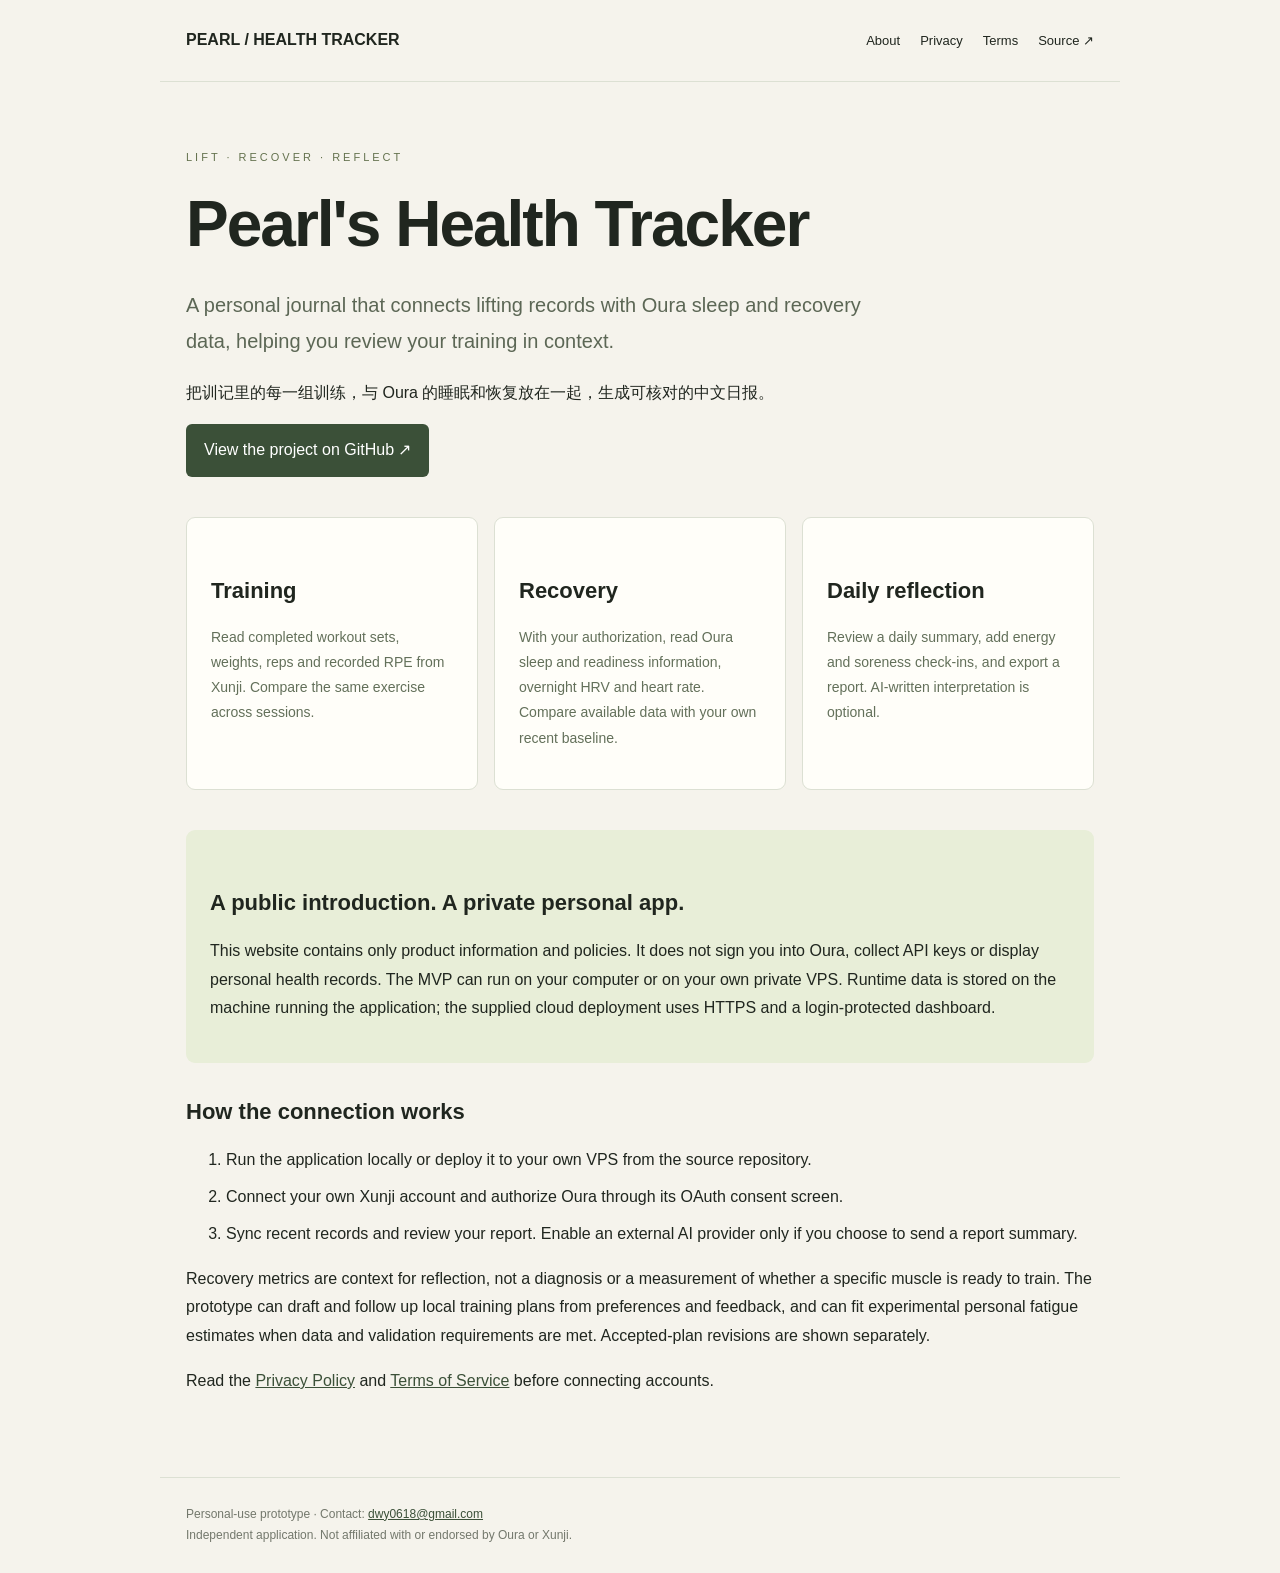
<file: docs/index.html>
<!doctype html><html lang="en"><head><meta charset="utf-8"><meta name="viewport" content="width=device-width,initial-scale=1"><meta name="description" content="Personal lifting and recovery journal combining Oura sleep and recovery with Xunji workout records."><title>About · Pearl's Health Tracker</title><link rel="stylesheet" href="style.css"></head><body><header><a href="./">PEARL / HEALTH TRACKER</a><nav aria-label="Main navigation"><a href="./">About</a><a href="privacy.html">Privacy</a><a href="terms.html">Terms</a><a href="https://github.com/PearlDD/Oura-agent">Source ↗</a></nav></header><main ><p class="eyebrow">LIFT · RECOVER · REFLECT</p><h1>Pearl's Health Tracker</h1><p class="lead">A personal journal that connects lifting records with Oura sleep and recovery data, helping you review your training in context.</p><p lang="zh-CN">把训记里的每一组训练，与 Oura 的睡眠和恢复放在一起，生成可核对的中文日报。</p><a class="button" href="https://github.com/PearlDD/Oura-agent">View the project on GitHub ↗</a><section class="cards" aria-label="Features"><article class="card"><h2>Training</h2><p>Read completed workout sets, weights, reps and recorded RPE from Xunji. Compare the same exercise across sessions.</p></article><article class="card"><h2>Recovery</h2><p>With your authorization, read Oura sleep and readiness information, overnight HRV and heart rate. Compare available data with your own recent baseline.</p></article><article class="card"><h2>Daily reflection</h2><p>Review a daily summary, add energy and soreness check-ins, and export a report. AI-written interpretation is optional.</p></article></section><div class="callout"><h2>A public introduction. A private personal app.</h2><p>This website contains only product information and policies. It does not sign you into Oura, collect API keys or display personal health records. The MVP can run on your computer or on your own private VPS. Runtime data is stored on the machine running the application; the supplied cloud deployment uses HTTPS and a login-protected dashboard.</p></div><h2>How the connection works</h2><ol><li>Run the application locally or deploy it to your own VPS from the source repository.</li><li>Connect your own Xunji account and authorize Oura through its OAuth consent screen.</li><li>Sync recent records and review your report. Enable an external AI provider only if you choose to send a report summary.</li></ol><p>Recovery metrics are context for reflection, not a diagnosis or a measurement of whether a specific muscle is ready to train. The prototype can draft and follow up local training plans from preferences and feedback, and can fit experimental personal fatigue estimates when data and validation requirements are met. Accepted-plan revisions are shown separately.</p><p>Read the <a href="privacy.html">Privacy Policy</a> and <a href="terms.html">Terms of Service</a> before connecting accounts.</p></main><footer>Personal-use prototype · Contact: <a href="mailto:dwy0618@gmail.com">dwy0618@gmail.com</a><br>Independent application. Not affiliated with or endorsed by Oura or Xunji.</footer></body></html>
</file>
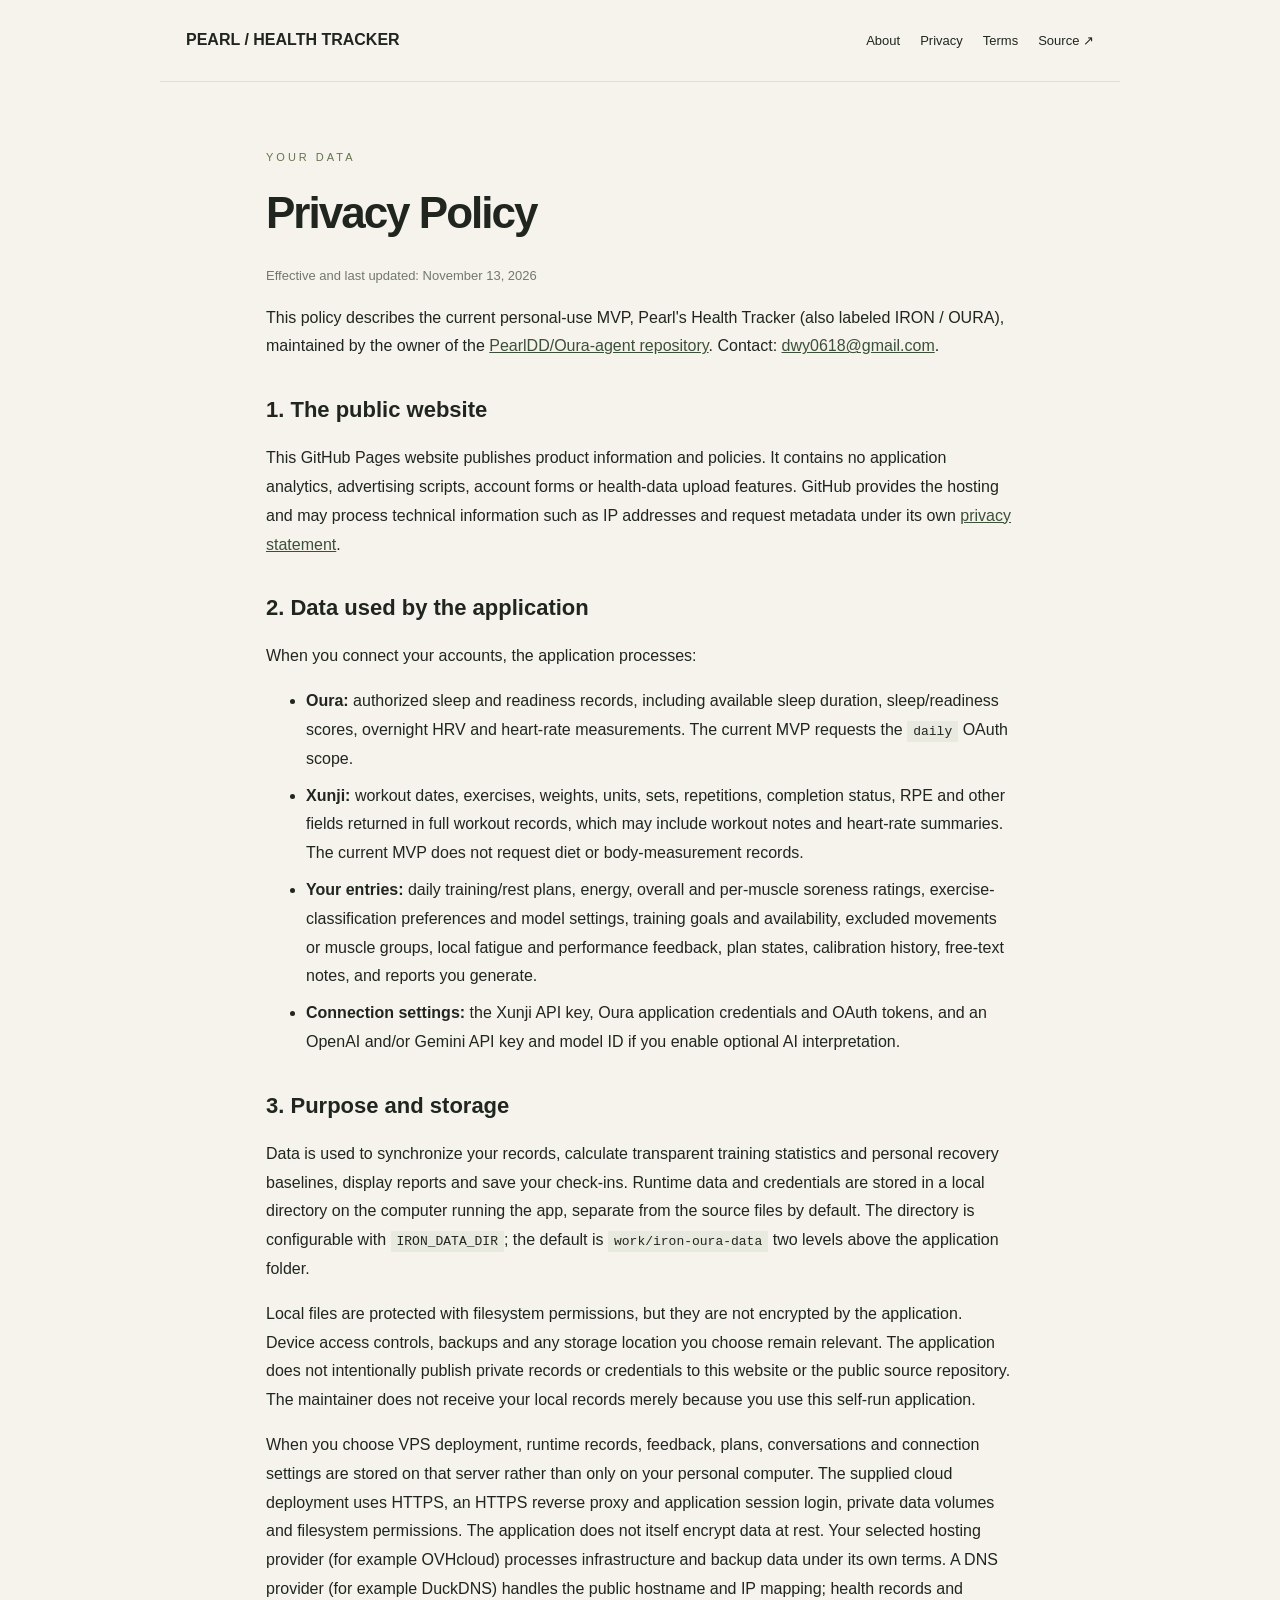
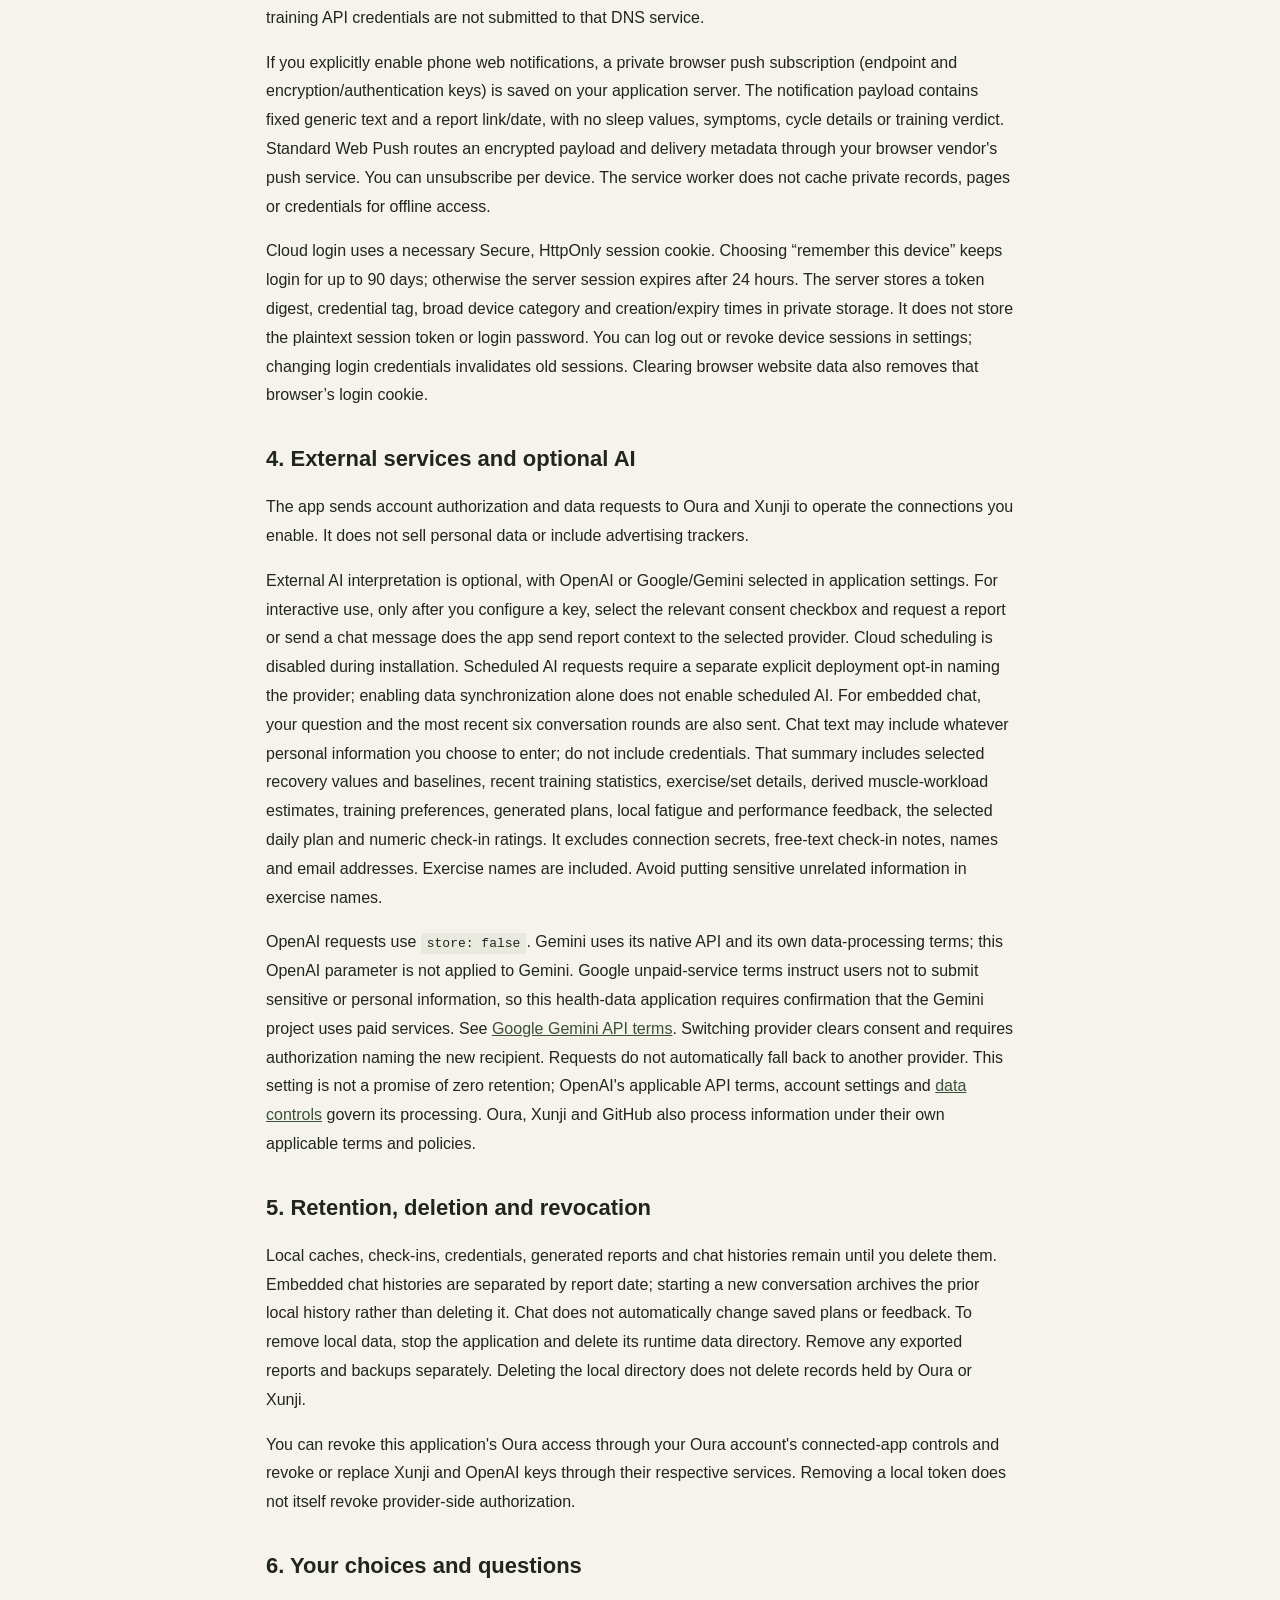
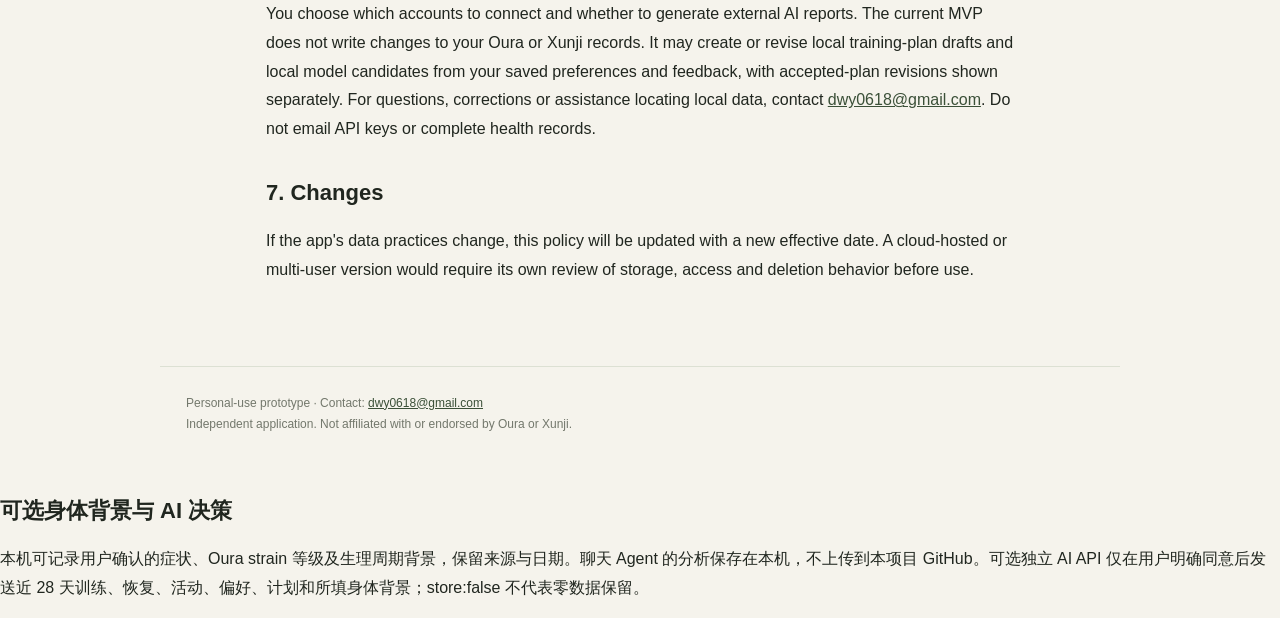
<file: docs/privacy.html>
<!doctype html><html lang="en"><head><meta charset="utf-8"><meta name="viewport" content="width=device-width,initial-scale=1"><meta name="description" content="Personal lifting and recovery journal combining Oura sleep and recovery with Xunji workout records."><title>Privacy Policy · Pearl's Health Tracker</title><link rel="stylesheet" href="style.css"></head><body><header><a href="./">PEARL / HEALTH TRACKER</a><nav aria-label="Main navigation"><a href="./">About</a><a href="privacy.html">Privacy</a><a href="terms.html">Terms</a><a href="https://github.com/PearlDD/Oura-agent">Source ↗</a></nav></header><main class="legal"><p class="eyebrow">YOUR DATA</p><h1>Privacy Policy</h1><p class="date">Effective and last updated: November 13, 2026</p><p>This policy describes the current personal-use MVP, Pearl's Health Tracker (also labeled IRON / OURA), maintained by the owner of the <a href="https://github.com/PearlDD/Oura-agent">PearlDD/Oura-agent repository</a>. Contact: <a href="mailto:dwy0618@gmail.com">dwy0618@gmail.com</a>.</p><h2>1. The public website</h2><p>This GitHub Pages website publishes product information and policies. It contains no application analytics, advertising scripts, account forms or health-data upload features. GitHub provides the hosting and may process technical information such as IP addresses and request metadata under its own <a href="https://docs.github.com/en/site-policy/privacy-policies/github-general-privacy-statement">privacy statement</a>.</p><h2>2. Data used by the application</h2><p>When you connect your accounts, the application processes:</p><ul><li><strong>Oura:</strong> authorized sleep and readiness records, including available sleep duration, sleep/readiness scores, overnight HRV and heart-rate measurements. The current MVP requests the <code>daily</code> OAuth scope.</li><li><strong>Xunji:</strong> workout dates, exercises, weights, units, sets, repetitions, completion status, RPE and other fields returned in full workout records, which may include workout notes and heart-rate summaries. The current MVP does not request diet or body-measurement records.</li><li><strong>Your entries:</strong> daily training/rest plans, energy, overall and per-muscle soreness ratings, exercise-classification preferences and model settings, training goals and availability, excluded movements or muscle groups, local fatigue and performance feedback, plan states, calibration history, free-text notes, and reports you generate.</li><li><strong>Connection settings:</strong> the Xunji API key, Oura application credentials and OAuth tokens, and an OpenAI and/or Gemini API key and model ID if you enable optional AI interpretation.</li></ul><h2>3. Purpose and storage</h2><p>Data is used to synchronize your records, calculate transparent training statistics and personal recovery baselines, display reports and save your check-ins. Runtime data and credentials are stored in a local directory on the computer running the app, separate from the source files by default. The directory is configurable with <code>IRON_DATA_DIR</code>; the default is <code>work/iron-oura-data</code> two levels above the application folder.</p><p>Local files are protected with filesystem permissions, but they are not encrypted by the application. Device access controls, backups and any storage location you choose remain relevant. The application does not intentionally publish private records or credentials to this website or the public source repository. The maintainer does not receive your local records merely because you use this self-run application.</p><p>When you choose VPS deployment, runtime records, feedback, plans, conversations and connection settings are stored on that server rather than only on your personal computer. The supplied cloud deployment uses HTTPS, an HTTPS reverse proxy and application session login, private data volumes and filesystem permissions. The application does not itself encrypt data at rest. Your selected hosting provider (for example OVHcloud) processes infrastructure and backup data under its own terms. A DNS provider (for example DuckDNS) handles the public hostname and IP mapping; health records and training API credentials are not submitted to that DNS service.</p><p>If you explicitly enable phone web notifications, a private browser push subscription (endpoint and encryption/authentication keys) is saved on your application server. The notification payload contains fixed generic text and a report link/date, with no sleep values, symptoms, cycle details or training verdict. Standard Web Push routes an encrypted payload and delivery metadata through your browser vendor's push service. You can unsubscribe per device. The service worker does not cache private records, pages or credentials for offline access.</p><p>Cloud login uses a necessary Secure, HttpOnly session cookie. Choosing “remember this device” keeps login for up to 90 days; otherwise the server session expires after 24 hours. The server stores a token digest, credential tag, broad device category and creation/expiry times in private storage. It does not store the plaintext session token or login password. You can log out or revoke device sessions in settings; changing login credentials invalidates old sessions. Clearing browser website data also removes that browser’s login cookie.</p><h2>4. External services and optional AI</h2><p>The app sends account authorization and data requests to Oura and Xunji to operate the connections you enable. It does not sell personal data or include advertising trackers.</p><p>External AI interpretation is optional, with OpenAI or Google/Gemini selected in application settings. For interactive use, only after you configure a key, select the relevant consent checkbox and request a report or send a chat message does the app send report context to the selected provider. Cloud scheduling is disabled during installation. Scheduled AI requests require a separate explicit deployment opt-in naming the provider; enabling data synchronization alone does not enable scheduled AI. For embedded chat, your question and the most recent six conversation rounds are also sent. Chat text may include whatever personal information you choose to enter; do not include credentials. That summary includes selected recovery values and baselines, recent training statistics, exercise/set details, derived muscle-workload estimates, training preferences, generated plans, local fatigue and performance feedback, the selected daily plan and numeric check-in ratings. It excludes connection secrets, free-text check-in notes, names and email addresses. Exercise names are included. Avoid putting sensitive unrelated information in exercise names.</p><p>OpenAI requests use <code>store: false</code>. Gemini uses its native API and its own data-processing terms; this OpenAI parameter is not applied to Gemini. Google unpaid-service terms instruct users not to submit sensitive or personal information, so this health-data application requires confirmation that the Gemini project uses paid services. See <a href="https://ai.google.dev/gemini-api/terms">Google Gemini API terms</a>. Switching provider clears consent and requires authorization naming the new recipient. Requests do not automatically fall back to another provider. This setting is not a promise of zero retention; OpenAI's applicable API terms, account settings and <a href="https://developers.openai.com/api/docs/guides/your-data">data controls</a> govern its processing. Oura, Xunji and GitHub also process information under their own applicable terms and policies.</p><h2>5. Retention, deletion and revocation</h2><p>Local caches, check-ins, credentials, generated reports and chat histories remain until you delete them. Embedded chat histories are separated by report date; starting a new conversation archives the prior local history rather than deleting it. Chat does not automatically change saved plans or feedback. To remove local data, stop the application and delete its runtime data directory. Remove any exported reports and backups separately. Deleting the local directory does not delete records held by Oura or Xunji.</p><p>You can revoke this application's Oura access through your Oura account's connected-app controls and revoke or replace Xunji and OpenAI keys through their respective services. Removing a local token does not itself revoke provider-side authorization.</p><h2>6. Your choices and questions</h2><p>You choose which accounts to connect and whether to generate external AI reports. The current MVP does not write changes to your Oura or Xunji records. It may create or revise local training-plan drafts and local model candidates from your saved preferences and feedback, with accepted-plan revisions shown separately. For questions, corrections or assistance locating local data, contact <a href="mailto:dwy0618@gmail.com">dwy0618@gmail.com</a>. Do not email API keys or complete health records.</p><h2>7. Changes</h2><p>If the app's data practices change, this policy will be updated with a new effective date. A cloud-hosted or multi-user version would require its own review of storage, access and deletion behavior before use.</p></main><footer>Personal-use prototype · Contact: <a href="mailto:dwy0618@gmail.com">dwy0618@gmail.com</a><br>Independent application. Not affiliated with or endorsed by Oura or Xunji.</footer><section><h2>可选身体背景与 AI 决策</h2><p>本机可记录用户确认的症状、Oura strain 等级及生理周期背景，保留来源与日期。聊天 Agent 的分析保存在本机，不上传到本项目 GitHub。可选独立 AI API 仅在用户明确同意后发送近 28 天训练、恢复、活动、偏好、计划和所填身体背景；store:false 不代表零数据保留。</p></section></body></html>
</file>
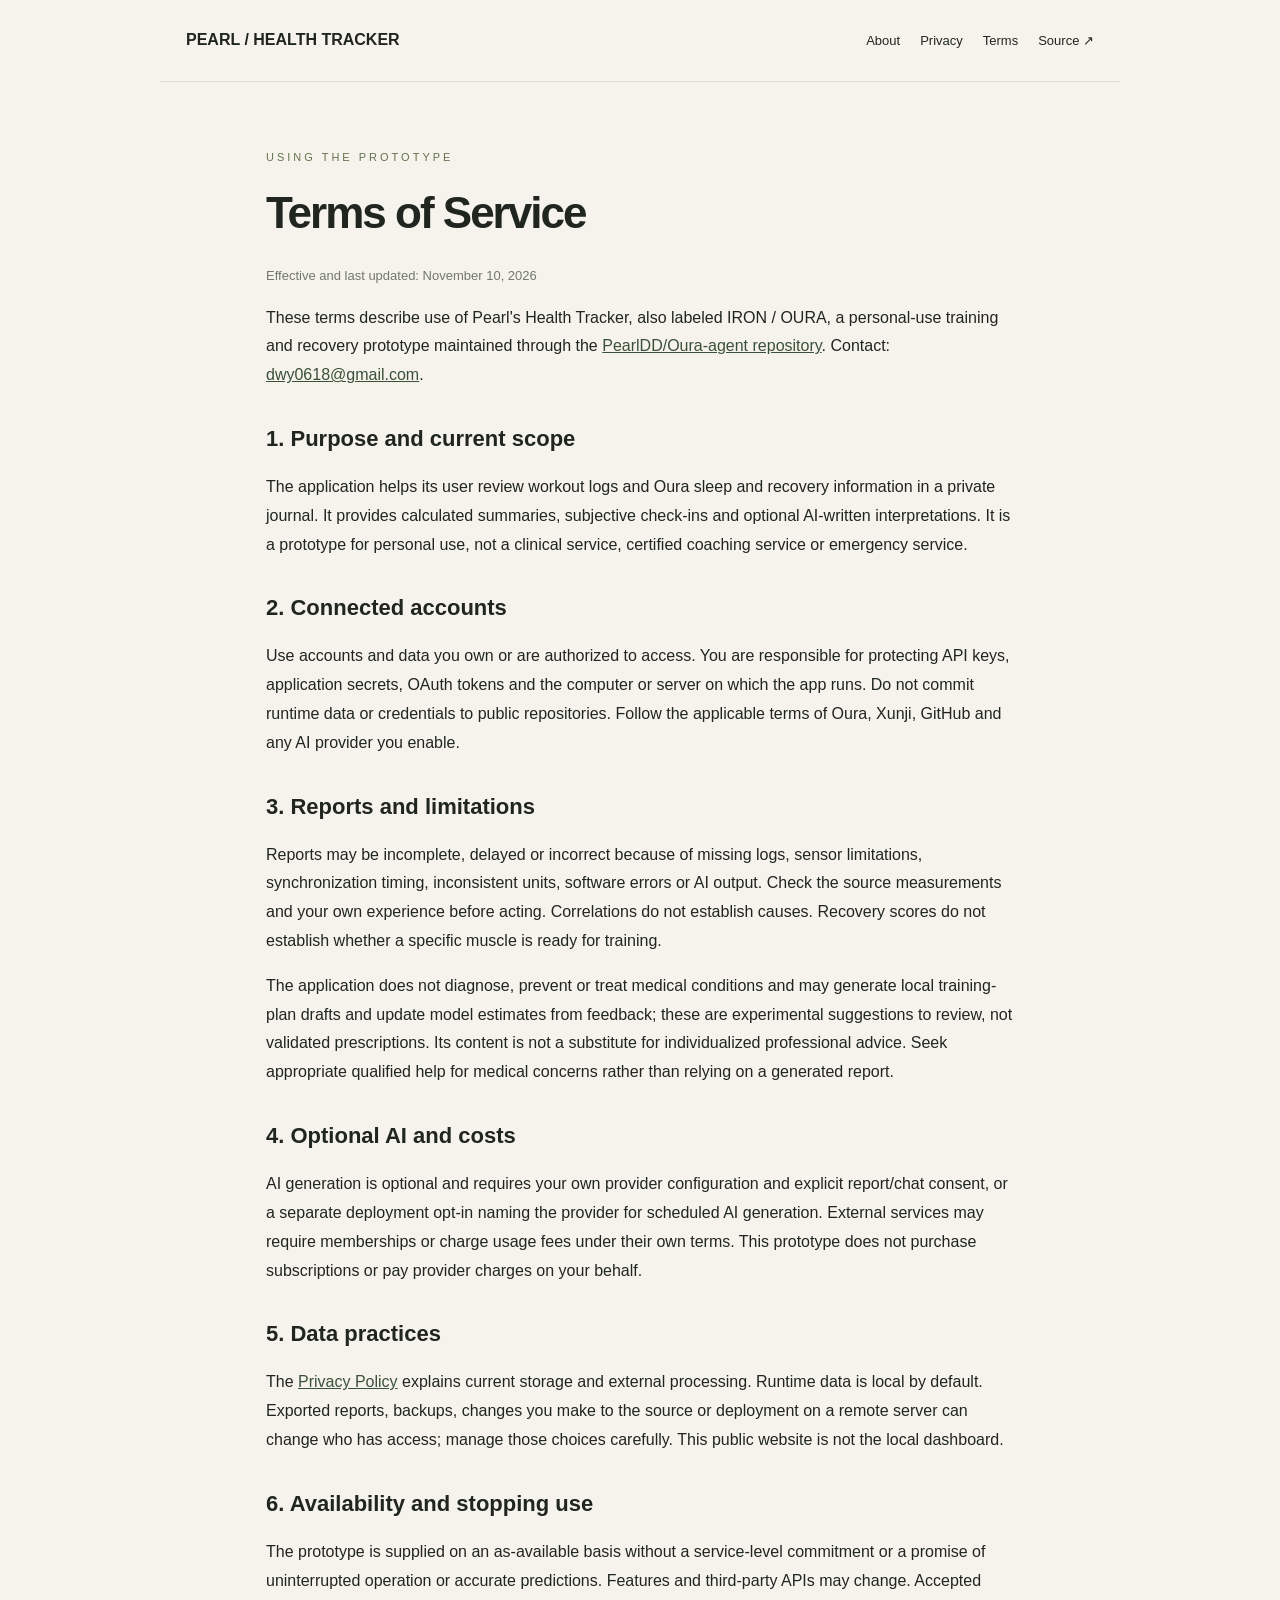
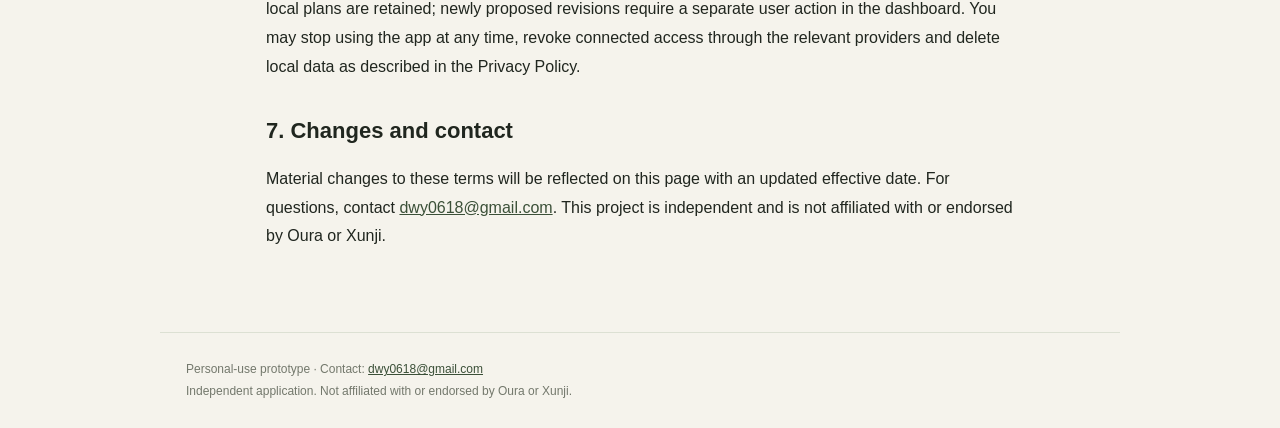
<file: docs/terms.html>
<!doctype html><html lang="en"><head><meta charset="utf-8"><meta name="viewport" content="width=device-width,initial-scale=1"><meta name="description" content="Personal lifting and recovery journal combining Oura sleep and recovery with Xunji workout records."><title>Terms of Service · Pearl's Health Tracker</title><link rel="stylesheet" href="style.css"></head><body><header><a href="./">PEARL / HEALTH TRACKER</a><nav aria-label="Main navigation"><a href="./">About</a><a href="privacy.html">Privacy</a><a href="terms.html">Terms</a><a href="https://github.com/PearlDD/Oura-agent">Source ↗</a></nav></header><main class="legal"><p class="eyebrow">USING THE PROTOTYPE</p><h1>Terms of Service</h1><p class="date">Effective and last updated: November 10, 2026</p><p>These terms describe use of Pearl's Health Tracker, also labeled IRON / OURA, a personal-use training and recovery prototype maintained through the <a href="https://github.com/PearlDD/Oura-agent">PearlDD/Oura-agent repository</a>. Contact: <a href="mailto:dwy0618@gmail.com">dwy0618@gmail.com</a>.</p><h2>1. Purpose and current scope</h2><p>The application helps its user review workout logs and Oura sleep and recovery information in a private journal. It provides calculated summaries, subjective check-ins and optional AI-written interpretations. It is a prototype for personal use, not a clinical service, certified coaching service or emergency service.</p><h2>2. Connected accounts</h2><p>Use accounts and data you own or are authorized to access. You are responsible for protecting API keys, application secrets, OAuth tokens and the computer or server on which the app runs. Do not commit runtime data or credentials to public repositories. Follow the applicable terms of Oura, Xunji, GitHub and any AI provider you enable.</p><h2>3. Reports and limitations</h2><p>Reports may be incomplete, delayed or incorrect because of missing logs, sensor limitations, synchronization timing, inconsistent units, software errors or AI output. Check the source measurements and your own experience before acting. Correlations do not establish causes. Recovery scores do not establish whether a specific muscle is ready for training.</p><p>The application does not diagnose, prevent or treat medical conditions and may generate local training-plan drafts and update model estimates from feedback; these are experimental suggestions to review, not validated prescriptions. Its content is not a substitute for individualized professional advice. Seek appropriate qualified help for medical concerns rather than relying on a generated report.</p><h2>4. Optional AI and costs</h2><p>AI generation is optional and requires your own provider configuration and explicit report/chat consent, or a separate deployment opt-in naming the provider for scheduled AI generation. External services may require memberships or charge usage fees under their own terms. This prototype does not purchase subscriptions or pay provider charges on your behalf.</p><h2>5. Data practices</h2><p>The <a href="privacy.html">Privacy Policy</a> explains current storage and external processing. Runtime data is local by default. Exported reports, backups, changes you make to the source or deployment on a remote server can change who has access; manage those choices carefully. This public website is not the local dashboard.</p><h2>6. Availability and stopping use</h2><p>The prototype is supplied on an as-available basis without a service-level commitment or a promise of uninterrupted operation or accurate predictions. Features and third-party APIs may change. Accepted local plans are retained; newly proposed revisions require a separate user action in the dashboard. You may stop using the app at any time, revoke connected access through the relevant providers and delete local data as described in the Privacy Policy.</p><h2>7. Changes and contact</h2><p>Material changes to these terms will be reflected on this page with an updated effective date. For questions, contact <a href="mailto:dwy0618@gmail.com">dwy0618@gmail.com</a>. This project is independent and is not affiliated with or endorsed by Oura or Xunji.</p></main><footer>Personal-use prototype · Contact: <a href="mailto:dwy0618@gmail.com">dwy0618@gmail.com</a><br>Independent application. Not affiliated with or endorsed by Oura or Xunji.</footer></body></html>
</file>
<file: docs/style.css>
*{box-sizing:border-box}body{margin:0;background:#f5f3ec;color:#20261f;font:16px/1.8 -apple-system,BlinkMacSystemFont,"Segoe UI",sans-serif}header,main,footer{max-width:960px;margin:auto;padding:26px}header{display:flex;justify-content:space-between;gap:24px;align-items:center;border-bottom:1px solid #dce0d3}header a{color:#20261f;text-decoration:none;font-weight:700}nav{display:flex;flex-wrap:wrap;gap:20px;font-size:13px}nav a{font-weight:400}main{padding-top:55px;padding-bottom:65px}h1{font-size:clamp(34px,6vw,64px);line-height:1.15;letter-spacing:-2px;margin:20px 0 26px}h2{font-size:22px;line-height:1.4;margin-top:34px}h3{font-size:17px}.eyebrow{color:#64724e;font-size:11px;letter-spacing:3px}.lead{font-size:20px;max-width:700px;color:#5c6755}.cards{display:grid;grid-template-columns:repeat(3,1fr);gap:16px;margin:40px 0}.card{padding:24px;background:#fffef9;border:1px solid #dce0d3;border-radius:9px}.card p{font-size:14px;color:#63705a}.callout{background:#e8eed8;padding:24px;border-radius:9px;margin:32px 0}.button{display:inline-block;padding:12px 18px;border-radius:6px;background:#3b5038;color:white;text-decoration:none}.legal{max-width:800px}.legal h1{font-size:44px}.date{font-size:13px;color:#73786c}a{color:#3b5038;overflow-wrap:anywhere}code{background:#e8eadf;padding:3px 6px;font-size:13px;overflow-wrap:anywhere}footer{border-top:1px solid #dce0d3;color:#73786c;font-size:12px}li{margin:8px 0}@media(max-width:650px){header{align-items:flex-start;flex-direction:column;gap:12px}.cards{grid-template-columns:1fr}main{padding-top:30px}.legal h1{font-size:36px}nav{gap:14px}}
</file>
